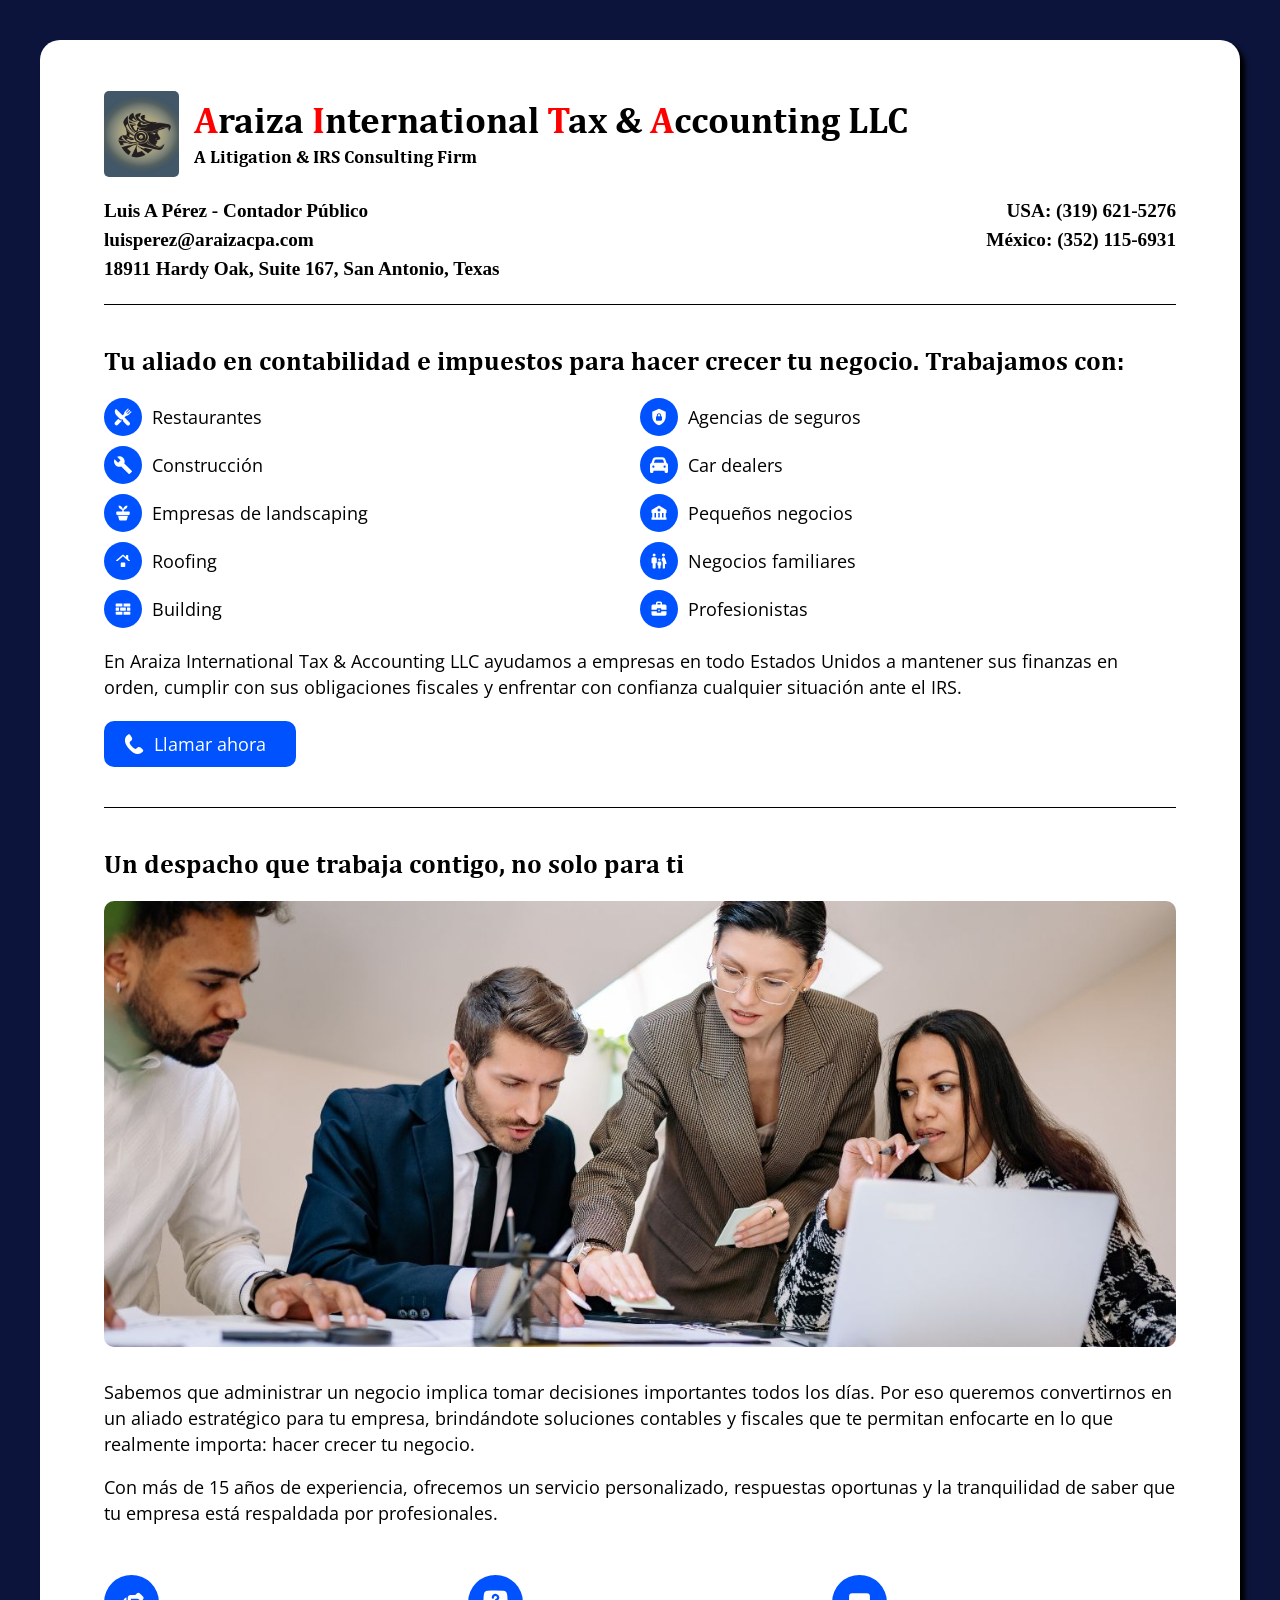
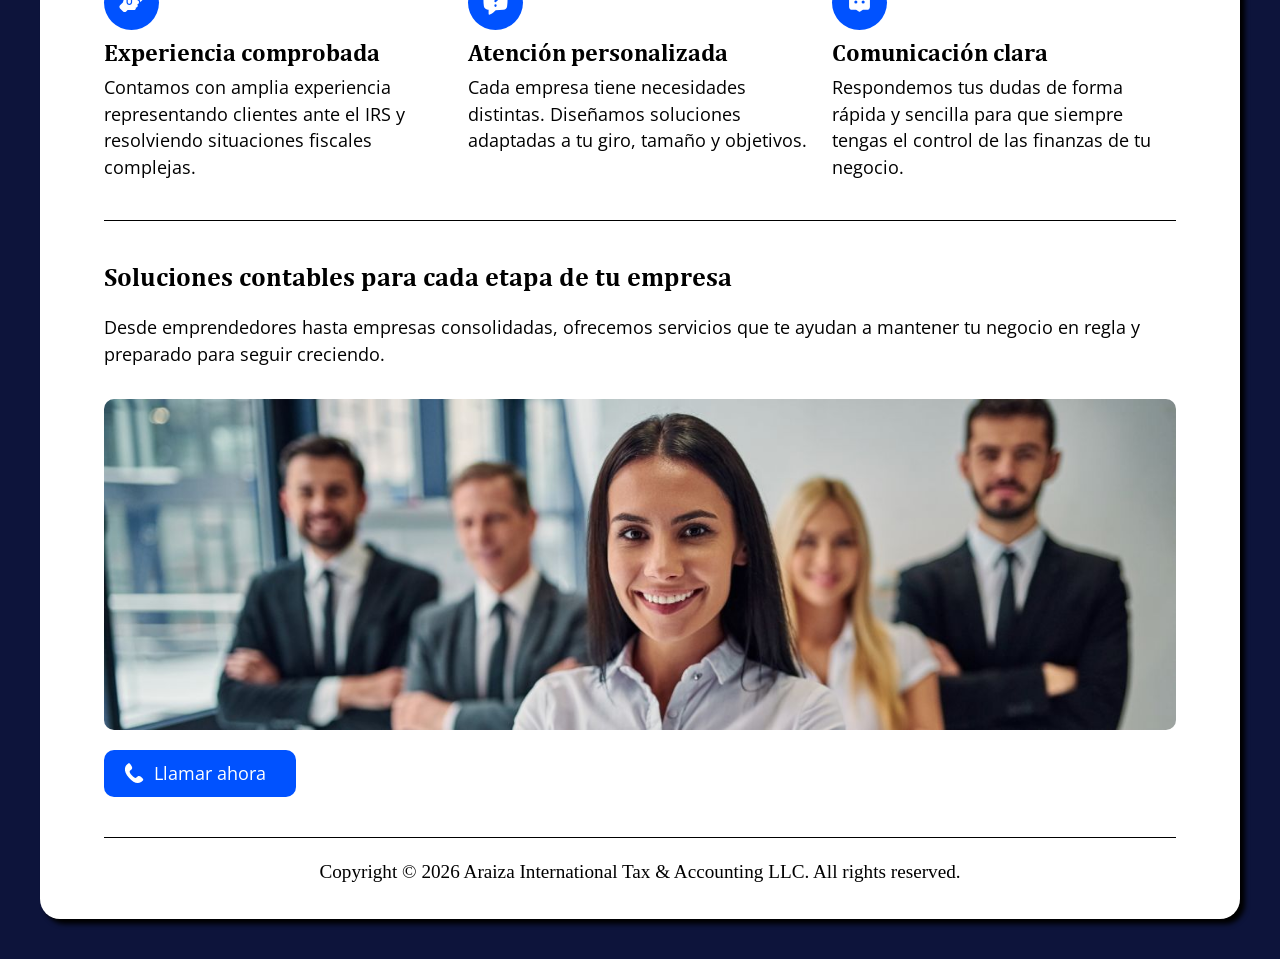
<file: index.html>
<!DOCTYPE html><html lang="es-MX" data-ws-project="92112bb5-3201-4314-a2e9-22ca3a8369ec" data-ws-version="823" data-ws-last-published="2026-08-06T02:42:13.713Z"><head><link rel="stylesheet" type="text/css" href="/assets/static/app_generated_index-6937cd5a.BNvK8mOi.css"><meta charSet="UTF-8"/><meta name="viewport" content="width=device-width,initial-scale=1"/><link rel="icon" href="/assets/favicon_qmU2zDkp6r377s63Oq6nt.png"/><link rel="preload" href="/assets/cambriab_JUdYtFAP6iXV6Gi175xHO.woff" as="font" crossorigin="anonymous"/><link rel="preload" href="/assets/OpenSans_r7aHRD189oJIyFVdjtstg.woff" as="font" crossorigin="anonymous"/><meta property="og:url" content="https://url/"/><meta property="og:title" content="Araiza - Contador Público - San Antonio, TX"/><meta property="og:type" content="website"/><meta property="og:site_name" content="Araiza - Contador Público"/><meta name="description" content="Trabajamos con restaurantes, empresas de construcción, roofing, landscaping, aseguradoras, concesionarios de autos y muchos otros negocios."/><meta property="og:description" content="Trabajamos con restaurantes, empresas de construcción, roofing, landscaping, aseguradoras, concesionarios de autos y muchos otros negocios."/><title>Araiza - Contador Público - San Antonio, TX</title><script type="application/ld+json">{
  "@context": "https://schema.org",
  "@type": "WebSite",
  "name": "Araiza - Contador Público"
}</script></head><body class="w-element c379cen"><div class="w-element c1550eak cfql6u c379cen cvqf8at c14ksgsc c6tnijp c13ejs4z co8dya8 c1wbantz"><div class="w-element c1tzq1c2 cvqf8at c4vwo0g c1n0fnv4 c1enngfx cwrdy64 c2nyut5 cy8jica czvkes5 c3auupj c1oxvn7w cybepr3 c1dl2u1z c1ftzmbi c6exmi8 cd4x0xb c73ngo5"><div class="w-element cvqf8at c4vwo0g c1ad5hlm c1nood2p cvb8wv5 cnhv1l8"><div class="w-element cvqf8at c10j8lig c1n0fnv4 ci3ociu cy7d098 c1cab8z0 c1f62ct5 cbhss6r ce54tm1 cm22hfp c1i1gtuo cahp020"><div class="w-element c18vsozj c1b99hny c1unsfg"><img alt="" width="436" height="500" src="/assets/logo_-hAgh3j1OjBaPe7jrgcpM.jpg" class="w-image c1wbtsgv c1qrkvn5 c1k7h8bm c111ly0u c2l3nim" sizes="100vw" srcSet="/assets/logo_-hAgh3j1OjBaPe7jrgcpM.jpg 16w, /assets/logo_-hAgh3j1OjBaPe7jrgcpM.jpg 32w, /assets/logo_-hAgh3j1OjBaPe7jrgcpM.jpg 48w, /assets/logo_-hAgh3j1OjBaPe7jrgcpM.jpg 64w, /assets/logo_-hAgh3j1OjBaPe7jrgcpM.jpg 96w, /assets/logo_-hAgh3j1OjBaPe7jrgcpM.jpg 128w, /assets/logo_-hAgh3j1OjBaPe7jrgcpM.jpg 256w, /assets/logo_-hAgh3j1OjBaPe7jrgcpM.jpg 384w, /assets/logo_-hAgh3j1OjBaPe7jrgcpM.jpg 640w, /assets/logo_-hAgh3j1OjBaPe7jrgcpM.jpg 750w, /assets/logo_-hAgh3j1OjBaPe7jrgcpM.jpg 828w, /assets/logo_-hAgh3j1OjBaPe7jrgcpM.jpg 1080w" decoding="async" loading="lazy"/></div><div class="w-element cvqf8at c4vwo0g c10j8lig c14ksgsc"><h1 class="w-element c1voo5ht c1eeki0a cj41pw0 c1sywvp4 copdaf9 cjov9fo c1eizjh5 cfp333d"><span class="w-element c1pdrj30">A</span>raiza <span class="w-element c1pdrj30">I</span>nternational <span class="w-element c1pdrj30">T</span>ax &amp; <span class="w-element c1pdrj30">A</span>ccounting LLC</h1><p class="w-element c1voo5ht c1c9r9wa c17m56jk copdaf9 c1nbg178 c12i3yv8 c16v5ujy">A Litigation &amp; IRS Consulting Firm</p></div></div><div class="w-element cvqf8at c10j8lig c1n0fnv4 ci3ociu cy7d098 c1cab8z0 c1rgquyu c1b08sx9 colr1lf c1ljgi1j c18l048y c1wajorv c1khih1k coyu5zo c1knadab c15dbivo ce54tm1 cm22hfp csgvv9q"><div class="w-element cvqf8at c4vwo0g c10j8lig"><p class="w-element c9u5ilm c72smz5 c17m56jk copdaf9 c1nbg178 c1t0804z c1ds8ivk">Luis A Pérez - Contador Público<br/>luisperez@araizacpa.com<br/>18911 Hardy Oak, Suite 167, San Antonio, Texas</p></div><div class="w-element cvqf8at c4vwo0g c10j8lig"><p class="w-element c9u5ilm c72smz5 c17m56jk copdaf9 c1nbg178 c1t0804z cicbzd4 c1ds8ivk c14updli">USA: (319) 621-5276<br/>México: (352) 115-6931</p></div></div></div><div class="w-element cvqf8at c4vwo0g c1ad5hlm c1nood2p c1rgquyu cvb8wv5 cnhv1l8"><div class="w-element cvqf8at c10j8lig c1n0fnv4 ci3ociu cy7d098 c1cab8z0 ce54tm1 cm22hfp"><div class="w-element cvqf8at c4vwo0g c10j8lig"><h2 class="w-element c1voo5ht c1eeki0a cj41pw0 c1hqf16m">Tu aliado en contabilidad e impuestos para hacer crecer tu negocio. Trabajamos con:</h2></div></div><div class="w-element cvqf8at c10j8lig c1n0fnv4 ci3ociu cy7d098 c1cab8z0 ce54tm1 cm22hfp c1fdqczh c1i1gtuo cahp020"><div class="w-element cvqf8at c4vwo0g c10j8lig c1ib772 cw9is78"><div class="w-element cvqf8at c1ad5hlm cw9is78 c1ib772"><div class="w-element c1q6vnyc cyqiwwo cvqf8at cide7fc c3jiy4f c1g0fk3t co9ufml c1ytupd8 cj8wnkx"><div class="w-html-embed"><svg xmlns="http://www.w3.org/2000/svg" width="100%" height="100%" viewBox="0 0 512 512"><path fill="currentColor" d="M357.57 223.94a79.48 79.48 0 0 0 56.58-23.44l77-76.95c6.09-6.09 6.65-16 .85-22.39a16 16 0 0 0-23.17-.56l-68.63 68.58a12.29 12.29 0 0 1-17.37 0c-4.79-4.78-4.53-12.86.25-17.64l68.33-68.33a16 16 0 0 0-.56-23.16A15.62 15.62 0 0 0 440.27 56a16.71 16.71 0 0 0-11.81 4.9l-68.27 68.26a12.29 12.29 0 0 1-17.37 0c-4.78-4.78-4.53-12.86.25-17.64l68.33-68.31a16 16 0 0 0-.56-23.16A15.62 15.62 0 0 0 400.26 16a16.73 16.73 0 0 0-11.81 4.9L311.5 97.85a79.49 79.49 0 0 0-23.44 56.59v8.23a16 16 0 0 1-4.69 11.33l-35.61 35.62a4 4 0 0 1-5.66 0L68.82 36.33a16 16 0 0 0-22.58-.06C31.09 51.28 23 72.47 23 97.54c-.1 41.4 21.66 89 56.79 124.08l85.45 85.45A64.79 64.79 0 0 0 211 326a64 64 0 0 0 16.21-2.08a16.24 16.24 0 0 1 4.07-.53a15.93 15.93 0 0 1 10.83 4.25l11.39 10.52a16.12 16.12 0 0 1 4.6 11.23v5.54a47.73 47.73 0 0 0 13.77 33.65l90.05 91.57l.09.1a53.29 53.29 0 0 0 75.36-75.37L302.39 269.9a4 4 0 0 1 0-5.66L338 228.63a16 16 0 0 1 11.32-4.69Z"/><path fill="currentColor" d="M211 358a97.32 97.32 0 0 1-68.36-28.25l-13.86-13.86a8 8 0 0 0-11.3 0l-85 84.56c-15.15 15.15-20.56 37.45-13.06 59.29a30.63 30.63 0 0 0 1.49 3.6C31 484 50.58 496 72 496a55.68 55.68 0 0 0 39.64-16.44L225 365.66a4.69 4.69 0 0 0 1.32-3.72v-.26a4.63 4.63 0 0 0-5.15-4.27A97.09 97.09 0 0 1 211 358Z"/></svg></div></div><p class="w-element cm6ia4j c1c9r9wa c17m56jk copdaf9 c1nbg178 c12i3yv8 c16v5ujy">Restaurantes</p></div><div class="w-element cvqf8at c1ad5hlm cw9is78 c1ib772"><div class="w-element c1q6vnyc cyqiwwo cvqf8at cide7fc c3jiy4f c1g0fk3t co9ufml c1ytupd8 cj8wnkx"><div class="w-html-embed"><svg xmlns="http://www.w3.org/2000/svg" width="100%" height="100%" viewBox="0 0 472 480"><path fill="currentColor" d="M464 389q6 5 6 14.5t-8 15.5l-49 49q-7 7-15.5 7t-14.5-7L189 274q-37 15-77.5 6.5T41 242q-31-32-39-75.5T14 84l94 92l64-64l-92-92q38-18 82-10.5T238 48q30 30 38.5 70.5T270 195z"/></svg></div></div><p class="w-element cm6ia4j c1c9r9wa c17m56jk copdaf9 c1nbg178 c12i3yv8 c16v5ujy">Construcción</p></div><div class="w-element cvqf8at c1ad5hlm cw9is78 c1ib772"><div class="w-element c1q6vnyc cyqiwwo cvqf8at cide7fc c3jiy4f c1g0fk3t co9ufml c1ytupd8 cj8wnkx"><div class="w-html-embed"><svg xmlns="http://www.w3.org/2000/svg" width="100%" height="100%" viewBox="0 0 24 24"><path fill="currentColor" d="M8.55 22q-.7 0-1.225-.425t-.7-1.1L5.5 16h13l-1.125 4.475q-.175.675-.7 1.1T15.45 22h-6.9ZM6.75 2.05q2.225.275 3.738 1.963T12 8q0-2.3 1.513-3.988T17.25 2.05q.3-.05.525.175t.175.525q-.25 1.975-1.625 3.388T13 7.9V10h7q.425 0 .713.288T21 11v2q0 .825-.588 1.413T19 15H5q-.825 0-1.413-.588T3 13v-2q0-.425.288-.713T4 10h7V7.9q-1.95-.35-3.325-1.763T6.05 2.75q-.05-.3.175-.525t.525-.175Z"/></svg></div></div><p class="w-element cm6ia4j c1c9r9wa c17m56jk copdaf9 c1nbg178 c12i3yv8 c16v5ujy">Empresas de landscaping</p></div><div class="w-element cvqf8at c1ad5hlm cw9is78 c1ib772"><div class="w-element c1q6vnyc cyqiwwo cvqf8at cide7fc c3jiy4f c1g0fk3t co9ufml c1ytupd8 cj8wnkx"><div class="w-html-embed"><svg xmlns="http://www.w3.org/2000/svg" width="100%" height="100%" viewBox="0 0 24 24"><path fill="currentColor" d="M3.3 12q-.35 0-.475-.325t.15-.55L10.65 4.2q.275-.275.638-.388T12 3.7q.35 0 .713.113t.637.387L16 6.6V5q0-.425.288-.713T17 4h1q.425 0 .713.288T19 5v4.3l2.025 1.825q.275.225.15.55T20.7 12h-.925q-.375 0-.725-.138t-.625-.387L12 5.7l-6.425 5.775q-.275.25-.625.388T4.225 12H3.3ZM9 19v-4q0-.425.288-.713T10 14h4q.425 0 .713.288T15 15v4q0 .425-.288.713T14 20h-4q-.425 0-.713-.288T9 19Z"/></svg></div></div><p class="w-element cm6ia4j c1c9r9wa c17m56jk copdaf9 c1nbg178 c12i3yv8 c16v5ujy">Roofing</p></div><div class="w-element cvqf8at c1ad5hlm cw9is78 c1ib772 c1ew1lxu"><div class="w-element c1q6vnyc cyqiwwo cvqf8at cide7fc c3jiy4f c1g0fk3t co9ufml c1ytupd8 cj8wnkx"><div class="w-html-embed"><svg xmlns="http://www.w3.org/2000/svg" width="100%" height="100%" viewBox="0 0 256 256"><path fill="currentColor" d="M136 92h92a4 4 0 0 0 4-4V56a8 8 0 0 0-8-8h-84a4 4 0 0 0-4 4Zm48 60h44a4 4 0 0 0 4-4v-36a4 4 0 0 0-4-4h-44Zm-96-44h80v44H88zm-16 0H28a4 4 0 0 0-4 4v36a4 4 0 0 0 4 4h44Zm64 60v36a4 4 0 0 0 4 4h84a8 8 0 0 0 8-8v-28a4 4 0 0 0-4-4Zm-16-76V52a4 4 0 0 0-4-4H32a8 8 0 0 0-8 8v32a4 4 0 0 0 4 4Zm0 76H28a4 4 0 0 0-4 4v28a8 8 0 0 0 8 8h84a4 4 0 0 0 4-4Z"/></svg></div></div><p class="w-element cm6ia4j c1c9r9wa c17m56jk copdaf9 c1nbg178 c12i3yv8 c16v5ujy">Building</p></div></div><div class="w-element cvqf8at c4vwo0g c10j8lig c1ib772 cw9is78"><div class="w-element cvqf8at c1ad5hlm cw9is78 c1ib772"><div class="w-element c1q6vnyc cyqiwwo cvqf8at cide7fc c3jiy4f c1g0fk3t co9ufml c1ytupd8 cj8wnkx"><div class="w-html-embed"><svg xmlns="http://www.w3.org/2000/svg" width="100%" height="100%" viewBox="0 0 24 24"><path fill="currentColor" d="M12 1L3 5v6c0 5.55 3.84 10.74 9 12c5.16-1.26 9-6.45 9-12V5l-9-4m0 6c1.4 0 2.8 1.1 2.8 2.5V11c.6 0 1.2.6 1.2 1.3v3.5c0 .6-.6 1.2-1.3 1.2H9.2c-.6 0-1.2-.6-1.2-1.3v-3.5c0-.6.6-1.2 1.2-1.2V9.5C9.2 8.1 10.6 7 12 7m0 1.2c-.8 0-1.5.5-1.5 1.3V11h3V9.5c0-.8-.7-1.3-1.5-1.3Z"/></svg></div></div><p class="w-element cm6ia4j c1c9r9wa c17m56jk copdaf9 c1nbg178 c12i3yv8 c16v5ujy">Agencias de seguros</p></div><div class="w-element cvqf8at c1ad5hlm cw9is78 c1ib772"><div class="w-element c1q6vnyc cyqiwwo cvqf8at cide7fc c3jiy4f c1g0fk3t co9ufml c1ytupd8 cj8wnkx"><div class="w-html-embed"><svg width="100%" height="100%" xmlns="http://www.w3.org/2000/svg" viewBox="0 0 512 512"><path fill="currentColor" d="M135.2 117.4L109.1 192h293.8l-26.1-74.6c-4.5-12.8-16.6-21.4-30.2-21.4H165.4c-13.6 0-25.7 8.6-30.2 21.4m-95.6 79.4L74.8 96.3C88.3 57.8 124.6 32 165.4 32h181.2c40.8 0 77.1 25.8 90.6 64.3l35.2 100.5c23.2 9.6 39.6 32.5 39.6 59.2v192c0 17.7-14.3 32-32 32h-32c-17.7 0-32-14.3-32-32v-32H96v32c0 17.7-14.3 32-32 32H32c-17.7 0-32-14.3-32-32V256c0-26.7 16.4-49.6 39.6-59.2M128 304a32 32 0 1 0-64 0a32 32 0 1 0 64 0m288 32a32 32 0 1 0 0-64a32 32 0 1 0 0 64"/></svg></div></div><p class="w-element cm6ia4j c1c9r9wa c17m56jk copdaf9 c1nbg178 c12i3yv8 c16v5ujy">Car dealers</p></div><div class="w-element cvqf8at c1ad5hlm cw9is78 c1ib772"><div class="w-element c1q6vnyc cyqiwwo cvqf8at cide7fc c3jiy4f c1g0fk3t co9ufml c1ytupd8 cj8wnkx"><div class="w-html-embed"><svg xmlns="http://www.w3.org/2000/svg" width="100%" height="100%" viewBox="0 0 24 24"><path fill="currentColor" d="M2 8v4.001h1V18H2v3h16l3 .001V21h1v-3h-1v-5.999h1V8L12 2L2 8zm4 10v-5.999h2V18H6zm5 0v-5.999h2V18h-2zm7 0h-2v-5.999h2V18zM14 8a2 2 0 1 1-4.001-.001A2 2 0 0 1 14 8z"/></svg></div></div><p class="w-element cm6ia4j c1c9r9wa c17m56jk copdaf9 c1nbg178 c12i3yv8 c16v5ujy">Pequeños negocios</p></div><div class="w-element cvqf8at c1ad5hlm cw9is78 c1ib772 c1ew1lxu"><div class="w-element c1q6vnyc cyqiwwo cvqf8at cide7fc c3jiy4f c1g0fk3t co9ufml c1ytupd8 cj8wnkx"><div class="w-html-embed"><svg xmlns="http://www.w3.org/2000/svg" width="100%" height="100%" viewBox="0 0 24 24"><path fill="currentColor" d="M18 6q-.825 0-1.413-.588T16 4q0-.825.588-1.413T18 2q.825 0 1.413.588T20 4q0 .825-.588 1.413T18 6Zm-1 16v-8q0-1-.513-1.8t-1.312-1.25l.875-2.575q.2-.625.738-1T18 7q.675 0 1.213.375t.737 1l2.1 6.3q.175.5-.138.913T21.1 16H20v5q0 .425-.288.713T19 22h-2Zm-4.5-10.5q-.625 0-1.063-.438T11 10q0-.625.438-1.063T12.5 8.5q.625 0 1.063.438T14 10q0 .625-.438 1.063T12.5 11.5ZM5.5 6q-.825 0-1.413-.588T3.5 4q0-.825.588-1.413T5.5 2q.825 0 1.413.588T7.5 4q0 .825-.588 1.413T5.5 6Zm-1 16q-.425 0-.713-.288T3.5 21v-6H3q-.425 0-.713-.288T2 14V9q0-.825.588-1.413T4 7h3q.825 0 1.413.588T9 9v5q0 .425-.288.713T8 15h-.5v6q0 .425-.288.713T6.5 22h-2Zm7.5 0q-.425 0-.713-.288T11 21v-3q-.425 0-.713-.288T10 17v-3q0-.625.438-1.063T11.5 12.5h2q.625 0 1.063.438T15 14v3q0 .425-.288.713T14 18v3q0 .425-.288.713T13 22h-1Z"/></svg></div></div><p class="w-element cm6ia4j c1c9r9wa c17m56jk copdaf9 c1nbg178 c12i3yv8 c16v5ujy">Negocios familiares</p></div><div class="w-element cvqf8at c1ad5hlm cw9is78 c1ib772"><div class="w-element c1q6vnyc cyqiwwo cvqf8at cide7fc c3jiy4f c1g0fk3t co9ufml c1ytupd8 cj8wnkx"><div class="w-html-embed"><svg xmlns="http://www.w3.org/2000/svg" width="100%" height="100%" viewBox="0 0 24 24"><path fill="currentColor" d="M11 15v-2h2v2h-2Zm-1-9h4V4h-4v2ZM4 21q-.825 0-1.413-.588T2 19v-4h7v1q0 .425.288.713T10 17h4q.425 0 .713-.288T15 16v-1h7v4q0 .825-.588 1.413T20 21H4Zm-2-8V8q0-.825.588-1.413T4 6h4V4q0-.825.588-1.413T10 2h4q.825 0 1.413.588T16 4v2h4q.825 0 1.413.588T22 8v5h-7v-1q0-.425-.288-.713T14 11h-4q-.425 0-.713.288T9 12v1H2Z"/></svg></div></div><p class="w-element cm6ia4j c1c9r9wa c17m56jk copdaf9 c1nbg178 c12i3yv8 c16v5ujy">Profesionistas</p></div></div></div><div class="w-element cvqf8at c10j8lig c1n0fnv4 ci3ociu cy7d098 c1cab8z0 c4vwo0g ce54tm1 cm22hfp"><div class="w-element cvqf8at c4vwo0g c10j8lig c16vmwiw c31xb81"><p class="w-element cm6ia4j c1c9r9wa c17m56jk copdaf9 c1nbg178 c12i3yv8 c16v5ujy">En Araiza International Tax &amp; Accounting LLC ayudamos a empresas en todo Estados Unidos a mantener sus finanzas en orden, cumplir con sus obligaciones fiscales y enfrentar con confianza cualquier situación ante el IRS.</p></div><div class="w-element cvqf8at c4vwo0g c10j8lig c13ejs4z colr1lf c1ljgi1j c18l048y c1wajorv c1knadab c1khih1k coyu5zo c15dbivo"><a class="w-element c1f61ey2 c1q6vnyc cveojtx c1996fru c196j767 c1bjy2ak c13cerpe c1grz25h c1voo5ht c1t0804z cvqf8at c1ib772 cw9is78 c17zuhfv c1qyrdda c1halkm9 c1jycnt6" href="#"><div class="w-element c1az9nyj"><div class="w-html-embed"><svg xmlns="http://www.w3.org/2000/svg" width="100%" height="100%" viewBox="0 0 26 26"><path fill="currentColor" d="M22.386 18.026c-1.548-1.324-3.119-2.126-4.648-.804l-.913.799c-.668.58-1.91 3.29-6.712-2.234c-4.801-5.517-1.944-6.376-1.275-6.951l.918-.8c1.521-1.325.947-2.993-.15-4.71l-.662-1.04C7.842.573 6.642-.552 5.117.771l-.824.72c-.674.491-2.558 2.087-3.015 5.119c-.55 3.638 1.185 7.804 5.16 12.375c3.97 4.573 7.857 6.87 11.539 6.83c3.06-.033 4.908-1.675 5.486-2.272l.827-.721c1.521-1.322.576-2.668-.973-3.995l-.931-.801z"/></svg></div></div><p class="w-element cm6ia4j c1c9r9wa c17m56jk copdaf9 c1nbg178 c12i3yv8 c16v5ujy">Llamar ahora</p></a></div></div></div><div class="w-element cvqf8at c4vwo0g c1ad5hlm c1nood2p cvb8wv5 cnhv1l8"><div class="w-element cvqf8at c10j8lig c1n0fnv4 ci3ociu cy7d098 c1cab8z0 ce54tm1 cm22hfp"><div class="w-element cvqf8at c4vwo0g c10j8lig c16vmwiw"><h2 class="w-element c1voo5ht c1eeki0a cj41pw0 c1hqf16m">Un despacho que trabaja contigo, no solo para ti</h2><img alt="" width="1300" height="540" src="/assets/about-us-img_xNCqanDYaw3yXKEBoxDma.jpg" class="w-image c17zuhfv c1qyrdda c1halkm9 c1jycnt6" sizes="100vw" srcSet="/assets/about-us-img_xNCqanDYaw3yXKEBoxDma.jpg 16w, /assets/about-us-img_xNCqanDYaw3yXKEBoxDma.jpg 32w, /assets/about-us-img_xNCqanDYaw3yXKEBoxDma.jpg 48w, /assets/about-us-img_xNCqanDYaw3yXKEBoxDma.jpg 64w, /assets/about-us-img_xNCqanDYaw3yXKEBoxDma.jpg 96w, /assets/about-us-img_xNCqanDYaw3yXKEBoxDma.jpg 128w, /assets/about-us-img_xNCqanDYaw3yXKEBoxDma.jpg 256w, /assets/about-us-img_xNCqanDYaw3yXKEBoxDma.jpg 384w, /assets/about-us-img_xNCqanDYaw3yXKEBoxDma.jpg 640w, /assets/about-us-img_xNCqanDYaw3yXKEBoxDma.jpg 750w, /assets/about-us-img_xNCqanDYaw3yXKEBoxDma.jpg 828w, /assets/about-us-img_xNCqanDYaw3yXKEBoxDma.jpg 1080w, /assets/about-us-img_xNCqanDYaw3yXKEBoxDma.jpg 1200w, /assets/about-us-img_xNCqanDYaw3yXKEBoxDma.jpg 1920w, /assets/about-us-img_xNCqanDYaw3yXKEBoxDma.jpg 2048w, /assets/about-us-img_xNCqanDYaw3yXKEBoxDma.jpg 3840w" decoding="async" loading="lazy"/><p class="w-element cm6ia4j c1c9r9wa c17m56jk c1uklu5 c1omgheq c12i3yv8 c16v5ujy">Sabemos que administrar un negocio implica tomar decisiones importantes todos los días. Por eso queremos convertirnos en un aliado estratégico para tu empresa, brindándote soluciones contables y fiscales que te permitan enfocarte en lo que realmente importa: hacer crecer tu negocio.</p><p class="w-element cm6ia4j c1c9r9wa c17m56jk copdaf9 c1l0hx9n c12i3yv8 c16v5ujy">Con más de 15 años de experiencia, ofrecemos un servicio personalizado, respuestas oportunas y la tranquilidad de saber que tu empresa está respaldada por profesionales.</p></div></div><div class="w-element cvqf8at c10j8lig c1n0fnv4 ci3ociu cy7d098 c1cab8z0 cdp0jtp cyy4ept c13ejs4z colr1lf c1ljgi1j c18l048y c1wajorv c1knadab c1khih1k coyu5zo c15dbivo ce54tm1 cm22hfp csgvv9q"><div class="w-element cvqf8at c4vwo0g c10j8lig"><div class="w-element c1q6vnyc cyqiwwo cvqf8at chhkcid c3jiy4f c1g0fk3t co9ufml c1ytupd8 c1gw4x5z c1ad5hlm c14ksgsc ceelsw2"><div class="w-html-embed"><svg width="100%" height="100%" xmlns="http://www.w3.org/2000/svg" viewBox="0 0 640 512"><path fill="currentColor" d="M544 248v3.3l69.7-69.7c21.9-21.9 21.9-57.3 0-79.2l-78.1-78c-21.9-21.9-57.3-21.9-79.2 0l-40.1 40.1c-2.7-.3-5.5-.5-8.3-.5H296c-37.1 0-67.6 28-71.6 64h-.4v120c0 22.1 17.9 40 40 40s40-17.9 40-40v-88h160c44.2 0 80 35.8 80 80zm-208-56v56c0 39.8-32.2 72-72 72s-72-32.2-72-72V129.4c-35.9 6.2-65.8 32.3-76 68.2l-16.5 57.6l-73.2 73.2c-21.9 21.9-21.9 57.3 0 79.2l78.1 78.1c21.9 21.9 57.3 21.9 79.2 0l37.7-37.7c.9 0 1.8.1 2.7.1h160c26.5 0 48-21.5 48-48c0-5.6-1-11-2.7-16h2.7c26.5 0 48-21.5 48-48c0-12.8-5-24.4-13.2-33c25.7-5 45.1-27.6 45.2-54.8v-.4c-.1-30.8-25.1-55.8-56-55.8H336z"/></svg></div></div><h3 class="w-element c1voo5ht c1eeki0a cj41pw0 c34llhu cy0i9do c1oerp2g">Experiencia comprobada</h3><p class="w-element cm6ia4j c1c9r9wa c17m56jk copdaf9 c1nbg178 c12i3yv8 c16v5ujy">Contamos con amplia experiencia representando clientes ante el IRS y resolviendo situaciones fiscales complejas.</p></div><div class="w-element cvqf8at c4vwo0g c10j8lig"><div class="w-element c1q6vnyc cyqiwwo cvqf8at chhkcid c3jiy4f c1g0fk3t co9ufml c1ytupd8 c1gw4x5z c1ad5hlm c14ksgsc ceelsw2"><div class="w-html-embed"><svg width="100%" height="100%" xmlns="http://www.w3.org/2000/svg" viewBox="0 0 14 14"><path fill="currentColor" fill-rule="evenodd" d="M7 .25c-1.523 0-3.013.08-4.44.23A2.326 2.326 0 0 0 .485 2.452a23.4 23.4 0 0 0-.01 6.54c.159 1.141 1.116 1.952 2.217 2.055l.218.02l.225.02v2.164a.5.5 0 0 0 .704.456c1.405-.63 2.255-1.242 3.28-2.39a43 43 0 0 0 4.256-.234a2.386 2.386 0 0 0 2.131-2.033a23 23 0 0 0 .244-3.266c0-1.13-.087-2.238-.239-3.301a2.354 2.354 0 0 0-2.101-2A43 43 0 0 0 7 .25m.171 3.167a.888.888 0 0 0-1.044.857a.625.625 0 0 1-1.25 0c0-1.325 1.239-2.341 2.538-2.083c.83.165 1.503.84 1.668 1.668c.083.417.035.813-.146 1.169c-.175.344-.452.607-.757.81c-.276.185-.425.294-.512.384a.4.4 0 0 0-.042.052a.625.625 0 0 1-1.25-.003c0-.39.171-.686.391-.915c.197-.204.464-.386.719-.557c.188-.126.288-.241.337-.338a.52.52 0 0 0 .034-.358a.9.9 0 0 0-.686-.686m.454 5.143a.625.625 0 1 0-1.25 0v.275a.625.625 0 1 0 1.25 0z" clip-rule="evenodd"/></svg></div></div><h3 class="w-element c1voo5ht c1eeki0a cj41pw0 c34llhu cy0i9do c1oerp2g">Atención personalizada</h3><p class="w-element cm6ia4j c1c9r9wa c17m56jk copdaf9 c1nbg178 c12i3yv8 c16v5ujy">Cada empresa tiene necesidades distintas. Diseñamos soluciones adaptadas a tu giro, tamaño y objetivos.</p></div><div class="w-element cvqf8at c4vwo0g c10j8lig"><div class="w-element c1q6vnyc cyqiwwo cvqf8at chhkcid c3jiy4f c1g0fk3t co9ufml c1ytupd8 c1gw4x5z c1ad5hlm c14ksgsc ceelsw2"><div class="w-html-embed"><svg xmlns="http://www.w3.org/2000/svg" width="100%" height="100%" viewBox="0 0 24 24" fill="currentColor"><g fill="none"><path d="M24 0v24H0V0h24ZM12.593 23.258l-.011.002l-.071.035l-.02.004l-.014-.004l-.071-.035c-.01-.004-.019-.001-.024.005l-.004.01l-.017.428l.005.02l.01.013l.104.074l.015.004l.012-.004l.104-.074l.012-.016l.004-.017l-.017-.427c-.002-.01-.009-.017-.017-.018Zm.265-.113l-.013.002l-.185.093l-.01.01l-.003.011l.018.43l.005.012l.008.007l.201.093c.012.004.023 0 .029-.008l.004-.014l-.034-.614c-.003-.012-.01-.02-.02-.022Zm-.715.002a.023.023 0 0 0-.027.006l-.006.014l-.034.614c0 .012.007.02.017.024l.015-.002l.201-.093l.01-.008l.004-.011l.017-.43l-.003-.012l-.01-.01l-.184-.092Z"/><path fill="currentColor" d="M19 3a3 3 0 0 1 3 3v10a3 3 0 0 1-3 3h-3.697l-2.61 1.74c-.42.28-.966.28-1.386 0L8.697 19H5a3 3 0 0 1-3-3V6a3 3 0 0 1 3-3h14ZM8.5 10a1.5 1.5 0 1 0 0 3a1.5 1.5 0 0 0 0-3Zm7 0a1.5 1.5 0 1 0 0 3a1.5 1.5 0 0 0 0-3Z"/></g></svg></div></div><h3 class="w-element c1voo5ht c1eeki0a cj41pw0 c34llhu cy0i9do c1oerp2g">Comunicación clara</h3><p class="w-element cm6ia4j c1c9r9wa c17m56jk copdaf9 c1nbg178 c12i3yv8 c16v5ujy">Respondemos tus dudas de forma rápida y sencilla para que siempre tengas el control de las finanzas de tu negocio.</p></div></div></div><div class="w-element cvqf8at c4vwo0g c1ad5hlm c1nood2p cvb8wv5 cnhv1l8"><div class="w-element cvqf8at c10j8lig c1n0fnv4 ci3ociu cy7d098 c1cab8z0 c4vwo0g ce54tm1 cm22hfp"><div class="w-element cvqf8at c4vwo0g c10j8lig c16vmwiw c1b08sx9"><h2 class="w-element c1voo5ht c1eeki0a cj41pw0 c1hqf16m">Soluciones contables para cada etapa de tu empresa</h2><p class="w-element cm6ia4j c1c9r9wa c17m56jk c12syd94 c1rlshwk c12i3yv8 c16v5ujy">Desde emprendedores hasta empresas consolidadas, ofrecemos servicios que te ayudan a mantener tu negocio en regla y preparado para seguir creciendo.</p><img alt="" width="1300" height="402" src="/assets/why-choose-us-img_MPiWJ8pTs_wOjaDep66Cz.jpg" class="w-image c17zuhfv c1qyrdda c1halkm9 c1jycnt6" sizes="100vw" srcSet="/assets/why-choose-us-img_MPiWJ8pTs_wOjaDep66Cz.jpg 16w, /assets/why-choose-us-img_MPiWJ8pTs_wOjaDep66Cz.jpg 32w, /assets/why-choose-us-img_MPiWJ8pTs_wOjaDep66Cz.jpg 48w, /assets/why-choose-us-img_MPiWJ8pTs_wOjaDep66Cz.jpg 64w, /assets/why-choose-us-img_MPiWJ8pTs_wOjaDep66Cz.jpg 96w, /assets/why-choose-us-img_MPiWJ8pTs_wOjaDep66Cz.jpg 128w, /assets/why-choose-us-img_MPiWJ8pTs_wOjaDep66Cz.jpg 256w, /assets/why-choose-us-img_MPiWJ8pTs_wOjaDep66Cz.jpg 384w, /assets/why-choose-us-img_MPiWJ8pTs_wOjaDep66Cz.jpg 640w, /assets/why-choose-us-img_MPiWJ8pTs_wOjaDep66Cz.jpg 750w, /assets/why-choose-us-img_MPiWJ8pTs_wOjaDep66Cz.jpg 828w, /assets/why-choose-us-img_MPiWJ8pTs_wOjaDep66Cz.jpg 1080w, /assets/why-choose-us-img_MPiWJ8pTs_wOjaDep66Cz.jpg 1200w, /assets/why-choose-us-img_MPiWJ8pTs_wOjaDep66Cz.jpg 1920w, /assets/why-choose-us-img_MPiWJ8pTs_wOjaDep66Cz.jpg 2048w, /assets/why-choose-us-img_MPiWJ8pTs_wOjaDep66Cz.jpg 3840w" decoding="async" loading="lazy"/></div><div class="w-element cvqf8at c4vwo0g c10j8lig c13ejs4z colr1lf c1ljgi1j c18l048y c1wajorv c1knadab c1khih1k coyu5zo c15dbivo"><a class="w-element c1f61ey2 c1q6vnyc cveojtx c1996fru c196j767 c1bjy2ak c13cerpe c1grz25h c1voo5ht c1t0804z cvqf8at c1ib772 cw9is78 c17zuhfv c1qyrdda c1halkm9 c1jycnt6" href="#"><div class="w-element c1az9nyj"><div class="w-html-embed"><svg xmlns="http://www.w3.org/2000/svg" width="100%" height="100%" viewBox="0 0 26 26"><path fill="currentColor" d="M22.386 18.026c-1.548-1.324-3.119-2.126-4.648-.804l-.913.799c-.668.58-1.91 3.29-6.712-2.234c-4.801-5.517-1.944-6.376-1.275-6.951l.918-.8c1.521-1.325.947-2.993-.15-4.71l-.662-1.04C7.842.573 6.642-.552 5.117.771l-.824.72c-.674.491-2.558 2.087-3.015 5.119c-.55 3.638 1.185 7.804 5.16 12.375c3.97 4.573 7.857 6.87 11.539 6.83c3.06-.033 4.908-1.675 5.486-2.272l.827-.721c1.521-1.322.576-2.668-.973-3.995l-.931-.801z"/></svg></div></div><p class="w-element cm6ia4j c1c9r9wa c17m56jk copdaf9 c1nbg178 c12i3yv8 c16v5ujy">Llamar ahora</p></a></div></div></div><div class="w-element cvqf8at c4vwo0g c1ad5hlm c1nood2p cvb8wv5 cnhv1l8"><div class="w-element cvqf8at c10j8lig c1n0fnv4 ci3ociu cy7d098 c1cab8z0 ce54tm1 cm22hfp"><div class="w-element cvqf8at c4vwo0g c10j8lig c1rgquyu"><p class="w-element c9u5ilm c72smz5 c17m56jk copdaf9 c1nbg178 c12i3yv8 cortuww c16v5ujy">Copyright © 2026 Araiza International Tax &amp; Accounting LLC. All rights reserved.</p></div></div></div></div></div><script id="vike_pageContext" type="application/json">{"_urlRewrite":null,"pageId":"/pages/index","routeParams":{},"data":{"url":"https://url/","system":{"params":{},"search":{},"origin":"https://url","pathname":"/"},"resources":{},"pageMeta":{"title":"Araiza - Contador Público - San Antonio, TX","description":"Trabajamos con restaurantes, empresas de construcción, roofing, landscaping, aseguradoras, concesionarios de autos y muchos otros negocios.","excludePageFromSearch":"!undefined","language":"es-MX","socialImageAssetName":"!undefined","socialImageUrl":"!undefined","status":"!undefined","redirect":"!undefined","content":"!undefined","custom":[]}}}</script><script id="vike_globalContext" type="application/json">{}</script><script src="/assets/entries/entry-server-routing.SEHHPmIV.js" type="module" async></script><link rel="modulepreload" href="/assets/entries/pages_index.7Dp_29va.js" as="script" type="text/javascript"></body></html>
</file>
<file: assets/static/app_generated_index-6937cd5a.BNvK8mOi.css>
@font-face{font-family:Cambria;font-style:normal;font-weight:700;font-display:swap;src:url(/assets/cambriab_JUdYtFAP6iXV6Gi175xHO.woff) format("woff")}@font-face{font-family:Open Sans;font-style:normal;font-weight:400;font-display:swap;src:url(/assets/OpenSans_r7aHRD189oJIyFVdjtstg.woff) format("woff")}@layer presets{:root{display:grid;min-height:100%;grid-template-rows:auto;grid-template-columns:1fr;font-family:Arial,Roboto,sans-serif;font-size:16px;line-height:1.2;white-space:pre-wrap;white-space-collapse:preserve}a.w-element{box-sizing:border-box}body.w-element{box-sizing:border-box;-webkit-font-smoothing:antialiased;-moz-osx-font-smoothing:grayscale;margin:0}div.w-element,h1.w-element,h2.w-element,h3.w-element,p.w-element,span.w-element{box-sizing:border-box}img.w-image{box-sizing:border-box;max-width:100%;display:block;height:auto}div.w-html-embed{display:contents;white-space:normal;white-space-collapse:collapse}}@media all{.cvqf8at{display:flex}.c14ksgsc{justify-content:center}.c1ad5hlm{align-items:center}.cdsfp7{background-color:#fff}.c1xou9ts{position:relative}.cortuww{text-align:center}.cim3ete{font-weight:900}.c1at4qs8{font-size:8rem}.ckrumjq{line-height:1}.cq74nr3{letter-spacing:-.05em}.c16x8xp7{position:absolute}.crr3ss2{top:0}.ceegbk8{right:-.125rem}.c3d9jmc{bottom:0}.crtfg63{left:.125rem}.c976ajt{opacity:.3}.c1jb2iq9{right:.125rem}.c85pa32{left:-.125rem}.c1h2bwmb{top:50%}.c144w5mf{left:0}.c10j8lig{width:100%}.c1vhnfyv{height:.375rem}.c1jwcvch{margin-top:1.5rem}.c14qwo87{font-weight:700}.c34llhu{font-size:1.5rem}.cki8wm3{line-height:2rem}.c1jz0tqr{letter-spacing:.05em}.c1hj9gdx{display:inline-flex}.c1w4iw80{row-gap:6px}.co1plbz{column-gap:6px}.cev84n8{position:fixed}.c75z4ov{z-index:1000}.c9hth44{padding-top:6px}.c16w6tue{padding-right:10px}.ckq4j21{padding-bottom:6px}.c1kda3mq{padding-left:10px}.cxbymhv{right:16px}.c4633z5{bottom:16px}.c2radxl{color:#fbfcfd}.c19k2oer{font-family:system-ui,sans-serif}.c1ed0bfb{font-size:12px}.cvtk2pf{font-weight:500}.c16oiu9z{border-top-left-radius:9px}.c1ehwsxq{border-top-right-radius:9px}.ckea6gf{border-bottom-right-radius:9px}.c1m9amrk{border-bottom-left-radius:9px}.c1grz25h{text-decoration-line:none}.cs6ev6r{-webkit-background-clip:padding-box,border-box;background-clip:padding-box,border-box}.c1ngcyog{background-origin:padding-box,border-box}.c1jmfero{background-image:linear-gradient(135deg,#4a4efa,#bd2fdb 66%,#ec59ce),linear-gradient(135deg,#92fddc,#7d7ffb 31.94%,#ed72fe 64.24%,#fdd791)}.c1gahj1y{border:1px solid transparent}.c1s8jex6{white-space:nowrap}.c1241060{display:block}.cvj6ail{width:16px}.cp02wib{height:16px}.c1v3z5iz{flex-shrink:0}.c4vwo0g{flex-direction:column}.c1nood2p{justify-content:start}.c1n0fnv4{max-width:1200px}.ci3ociu{margin-left:5%}.cy7d098{margin-right:5%}.c1cab8z0{font-family:Arial,Roboto,sans-serif}.c1f62ct5{column-gap:15px}.cbhss6r{row-gap:15px}.c379cen{background-color:#0d143b}.c1wbtsgv{max-width:75px}.c1qrkvn5{border-top-left-radius:5px}.c1k7h8bm{border-top-right-radius:5px}.c111ly0u{border-bottom-left-radius:5px}.c2l3nim{border-bottom-right-radius:5px}.c1voo5ht{font-family:Cambria,sans-serif}.c1eeki0a{font-weight:400}.cj41pw0{color:#000}.c1sywvp4{font-size:2.3rem}.copdaf9{margin-top:0}.cjov9fo{margin-bottom:.1rem}.c1pdrj30{color:red}.c1c9r9wa{font-size:1.1rem}.c17m56jk{line-height:1.5}.c1nbg178{margin-bottom:0}.c12i3yv8{font-weight:300}.c1rgquyu{padding-top:20px}.c1b08sx9{padding-bottom:20px}.colr1lf{border-top-style:solid}.c1ljgi1j{border-right-style:solid}.c18l048y{border-left-style:solid}.c1wajorv{border-bottom-style:solid}.c1khih1k{border-right-width:0px}.coyu5zo{border-left-width:0px}.c1knadab{border-top-width:0px}.c15dbivo{border-bottom-width:1px}.c9u5ilm{font-family:Times New Roman,sans}.c72smz5{font-size:1.2rem}.c1t0804z{font-weight:600}.cicbzd4{text-align:end}.c1hqf16m{font-size:1.6em}.c1ib772{row-gap:10px}.cw9is78{column-gap:10px}.c1q6vnyc{background-color:var(--accent-color)}.cyqiwwo{color:#fff}.cide7fc{max-width:38px}.c3jiy4f{border-top-left-radius:50px}.c1g0fk3t{border-top-right-radius:50px}.co9ufml{border-bottom-left-radius:50px}.c1ytupd8{border-bottom-right-radius:50px}.cj8wnkx{padding:10px}.cm6ia4j{font-family:Open Sans,sans-serif}:root{--accent-color: rgb(0 82 255 / 1) }.c16vmwiw{margin-top:20px}.c31xb81{margin-bottom:20px}.c13ejs4z{padding-bottom:40px}.c1f61ey2{width:fit-content}.cveojtx{color:#fff}.c1996fru{padding-left:20px}.c196j767{padding-right:30px}.c1bjy2ak{padding-top:10px}.c13cerpe{padding-bottom:10px}.c17zuhfv{border-top-left-radius:10px}.c1qyrdda{border-top-right-radius:10px}.c1halkm9{border-bottom-left-radius:10px}.c1jycnt6{border-bottom-right-radius:10px}.c1az9nyj{max-width:20px}.c1550eak{min-width:100%}.cfql6u{min-height:100%}.c6tnijp{padding-top:40px}.c1tzq1c2{background-color:#fff}.c1enngfx{padding-left:5%}.cwrdy64{padding-right:5%}.c2nyut5{padding-top:4%}.cy8jica{padding-bottom:2.5%}.czvkes5{box-shadow:5px 5px 5px #000}.c3auupj{border-top-left-radius:20px}.c1oxvn7w{border-top-right-radius:20px}.cybepr3{border-bottom-left-radius:20px}.c1dl2u1z{border-bottom-right-radius:20px}.c1uklu5{margin-top:2rem}.c1omgheq{margin-bottom:1rem}.c1l0hx9n{margin-bottom:3rem}.cdp0jtp{row-gap:20px}.cyy4ept{column-gap:20px}.chhkcid{max-width:55px}.c1gw4x5z{aspect-ratio:1/1}.ceelsw2{padding:15px}.cy0i9do{margin-top:.5rem}.c1oerp2g{margin-bottom:.5rem}.c12syd94{margin-top:0rem}.c1rlshwk{margin-bottom:2rem}}@media all and (max-width: 991px){.cvb8wv5{padding-left:2.5%}.cnhv1l8{padding-right:2.5%}.ce54tm1{margin-left:0%}.cm22hfp{margin-right:0%}.co8dya8{padding-top:20px}.c1wbantz{padding-bottom:20px}.c1ftzmbi{padding-left:0%}.c6exmi8{padding-right:0%}.cd4x0xb{padding-top:2%}.c73ngo5{padding-bottom:2%}.c18vsozj{display:flex}.c1b99hny{align-items:center}.c1unsfg{justify-content:start}}@media all and (max-width: 767px){.c1eizjh5{font-size:2rem}.csgvv9q{flex-direction:column}.c14updli{text-align:start}}@media all and (max-width: 479px){.c1i1gtuo{column-gap:10px}.cahp020{row-gap:10px}.cfp333d{font-size:1.5rem}.c16v5ujy{font-size:1rem}.c1ds8ivk{font-size:1.2rem}.c1fdqczh{flex-direction:column}.c1ew1lxu{display:none}}
</file>
